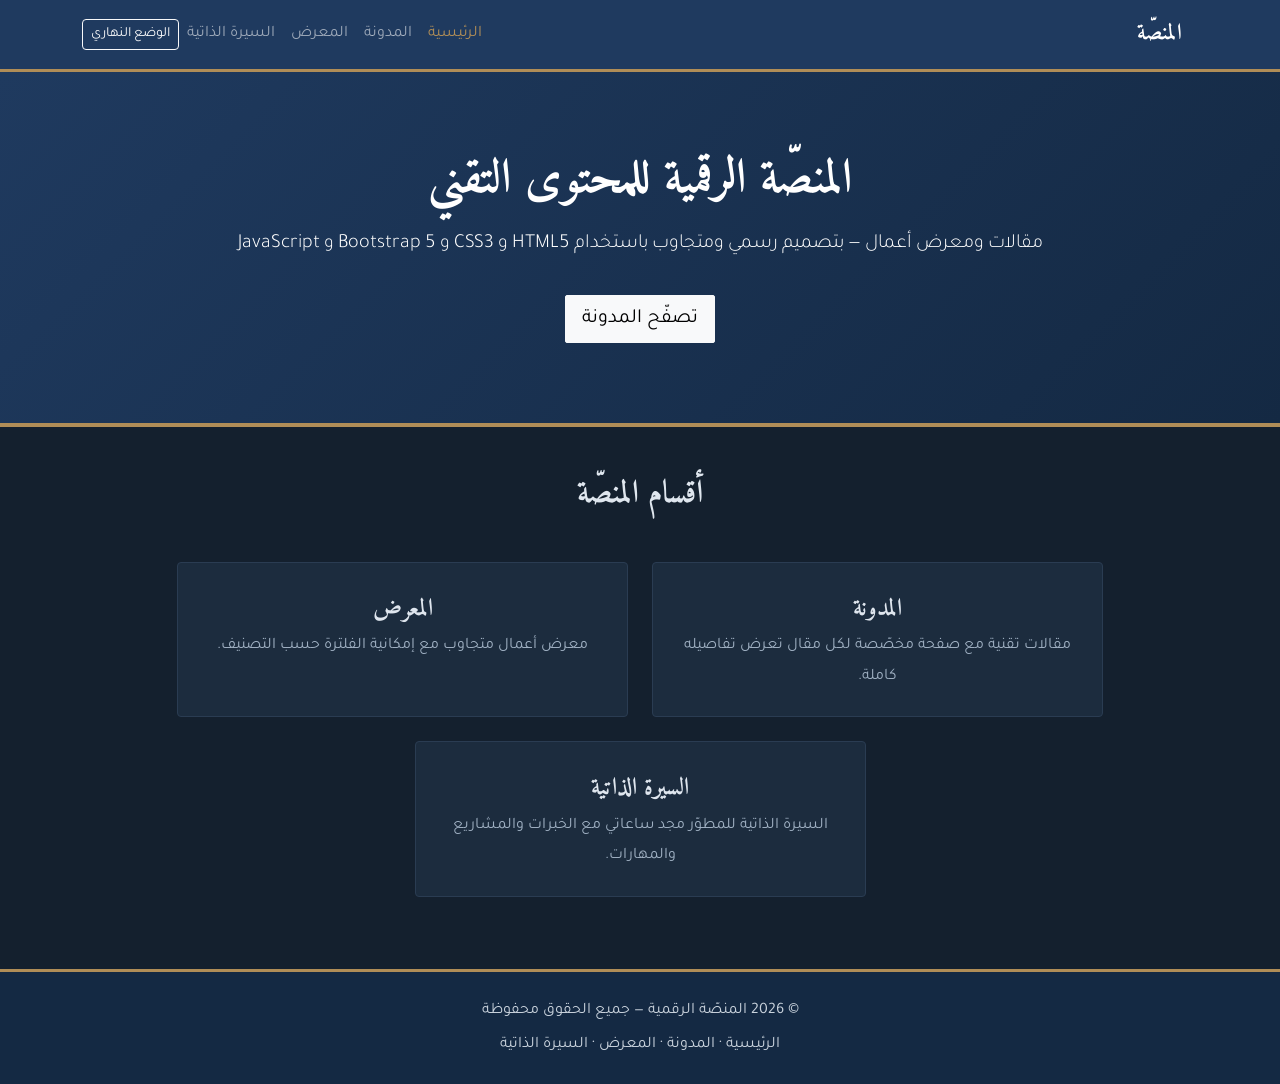
<file: index.html>
<!DOCTYPE html>
<html lang="ar" dir="rtl">
<head>
  <meta charset="UTF-8" />
  <meta name="viewport" content="width=device-width, initial-scale=1.0" />
  <meta name="description" content="الصفحة الرئيسية لمشروع صفحات ويب تفاعلية متجاوبة باستخدام HTML5 و CSS3 و Bootstrap و JavaScript." />
  <title>الرئيسية | مشروع الويب التفاعلي</title>

  <!-- خطوط رسمية -->
  <link rel="preconnect" href="https://fonts.googleapis.com" />
  <link rel="preconnect" href="https://fonts.gstatic.com" crossorigin />
  <link href="https://fonts.googleapis.com/css2?family=Amiri:wght@400;700&family=Tajawal:wght@400;500;700&display=swap" rel="stylesheet" />

  <link href="https://cdn.jsdelivr.net/npm/bootstrap@5.3.3/dist/css/bootstrap.min.css" rel="stylesheet" />
  <link href="css/base.css" rel="stylesheet" />
  <link href="css/home.css" rel="stylesheet" />
</head>
<body class="dark-mode">

  <!-- ===== شريط التنقل ===== -->
  <header>
    <nav class="navbar navbar-expand-lg navbar-dark sticky-top">
      <div class="container">
        <a class="navbar-brand" href="index.html">المنصّة</a>
        <button class="navbar-toggler" type="button" data-bs-toggle="collapse" data-bs-target="#nav" aria-label="فتح القائمة">
          <span class="navbar-toggler-icon"></span>
        </button>
        <div class="collapse navbar-collapse" id="nav">
          <ul class="navbar-nav me-auto mb-2 mb-lg-0">
            <li class="nav-item"><a class="nav-link active" href="index.html">الرئيسية</a></li>
            <li class="nav-item"><a class="nav-link" href="blog.html">المدونة</a></li>
            <li class="nav-item"><a class="nav-link" href="gallery.html">المعرض</a></li>
            <li class="nav-item"><a class="nav-link" href="resume.html">السيرة الذاتية</a></li>
          </ul>
          <button id="darkToggle" class="btn btn-outline-light btn-sm" onclick="toggleDarkMode()">الوضع الليلي</button>
        </div>
      </div>
    </nav>
  </header>

  <main>
    <!-- قسم الهيرو -->
    <section class="hero text-center">
      <div class="container">
        <h1 class="display-5 fw-bold">المنصّة الرقمية للمحتوى التقني</h1>
        <p class="lead mt-3">مقالات ومعرض أعمال — بتصميم رسمي ومتجاوب باستخدام HTML5 و CSS3 و Bootstrap 5 و JavaScript</p>
        <a href="blog.html" class="btn btn-light btn-lg mt-3">تصفّح المدونة</a>
      </div>
    </section>

    <!-- روابط الصفحات -->
    <section class="container py-5">
      <h2 class="text-center mb-5">أقسام المنصّة</h2>
      <div class="row g-4 justify-content-center">

        <div class="col-12 col-md-6 col-lg-5">
          <a href="blog.html" class="page-link-card">
            <div class="card h-100 p-4 text-center">
              <h4 class="mt-2">المدونة</h4>
              <p class="text-muted mb-0">مقالات تقنية مع صفحة مخصّصة لكل مقال تعرض تفاصيله كاملة.</p>
            </div>
          </a>
        </div>

        <div class="col-12 col-md-6 col-lg-5">
          <a href="gallery.html" class="page-link-card">
            <div class="card h-100 p-4 text-center">
              <h4 class="mt-2">المعرض</h4>
              <p class="text-muted mb-0">معرض أعمال متجاوب مع إمكانية الفلترة حسب التصنيف.</p>
            </div>
          </a>
        </div>

        <div class="col-12 col-md-6 col-lg-5">
          <a href="resume.html" class="page-link-card">
            <div class="card h-100 p-4 text-center">
              <h4 class="mt-2">السيرة الذاتية</h4>
              <p class="text-muted mb-0">السيرة الذاتية للمطوّر مجد ساعاتي مع الخبرات والمشاريع والمهارات.</p>
            </div>
          </a>
        </div>

      </div>
    </section>
  </main>

  <footer class="text-center py-4 mt-4">
    <div class="container">
      <p class="mb-1">© 2026 المنصّة الرقمية — جميع الحقوق محفوظة</p>
      <a href="index.html">الرئيسية</a> ·
      <a href="blog.html">المدونة</a> ·
      <a href="gallery.html">المعرض</a> ·
      <a href="resume.html">السيرة الذاتية</a>
    </div>
  </footer>

  <script src="https://cdn.jsdelivr.net/npm/bootstrap@5.3.3/dist/js/bootstrap.bundle.min.js"></script>
  <script src="js/common.js"></script>
</body>
</html>
</file>
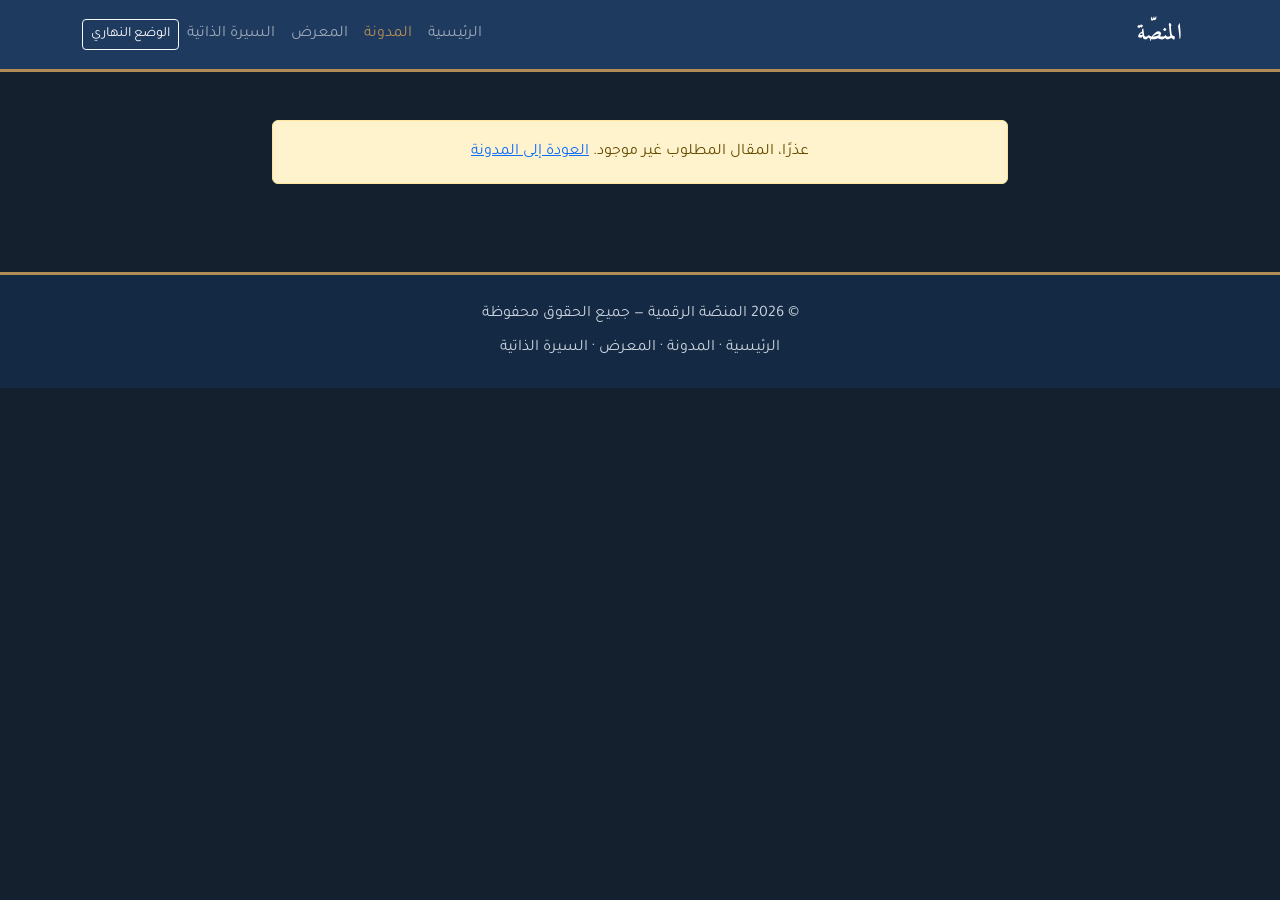
<file: post.html>
<!DOCTYPE html>
<html lang="ar" dir="rtl">
<head>
  <meta charset="UTF-8" />
  <meta name="viewport" content="width=device-width, initial-scale=1.0" />
  <meta name="description" content="صفحة مخصّصة لعرض تفاصيل مقال المدونة كاملًا." />
  <title>المقال | مشروع الويب التفاعلي</title>

  <link rel="preconnect" href="https://fonts.googleapis.com" />
  <link rel="preconnect" href="https://fonts.gstatic.com" crossorigin />
  <link href="https://fonts.googleapis.com/css2?family=Amiri:wght@400;700&family=Tajawal:wght@400;500;700&display=swap" rel="stylesheet" />

  <link href="https://cdn.jsdelivr.net/npm/bootstrap@5.3.3/dist/css/bootstrap.min.css" rel="stylesheet" />
  <link href="css/base.css" rel="stylesheet" />
  <link href="css/post.css" rel="stylesheet" />
</head>
<body class="dark-mode">

  <header>
    <nav class="navbar navbar-expand-lg navbar-dark sticky-top">
      <div class="container">
        <a class="navbar-brand" href="index.html">المنصّة</a>
        <button class="navbar-toggler" type="button" data-bs-toggle="collapse" data-bs-target="#nav" aria-label="فتح القائمة">
          <span class="navbar-toggler-icon"></span>
        </button>
        <div class="collapse navbar-collapse" id="nav">
          <ul class="navbar-nav me-auto mb-2 mb-lg-0">
            <li class="nav-item"><a class="nav-link" href="index.html">الرئيسية</a></li>
            <li class="nav-item"><a class="nav-link active" href="blog.html">المدونة</a></li>
            <li class="nav-item"><a class="nav-link" href="gallery.html">المعرض</a></li>
            <li class="nav-item"><a class="nav-link" href="resume.html">السيرة الذاتية</a></li>
          </ul>
          <button id="darkToggle" class="btn btn-outline-light btn-sm" onclick="toggleDarkMode()">الوضع الليلي</button>
        </div>
      </div>
    </nav>
  </header>

  <main>
    <section class="container py-5">
      <div class="row justify-content-center">
        <div class="col-12 col-lg-8">
          <!-- يُملأ تلقائيًا حسب معرّف المقال في الرابط ?id= -->
          <article id="postContainer"></article>
        </div>
      </div>
    </section>
  </main>

  <footer class="text-center py-4 mt-4">
    <div class="container">
      <p class="mb-1">© 2026 المنصّة الرقمية — جميع الحقوق محفوظة</p>
      <a href="index.html">الرئيسية</a> ·
      <a href="blog.html">المدونة</a> ·
      <a href="gallery.html">المعرض</a> ·
      <a href="resume.html">السيرة الذاتية</a>
    </div>
  </footer>

  <script src="https://cdn.jsdelivr.net/npm/bootstrap@5.3.3/dist/js/bootstrap.bundle.min.js"></script>
  <script src="js/common.js"></script>
  <script src="js/data.js"></script>
  <script src="js/post.js"></script>
</body>
</html>
</file>
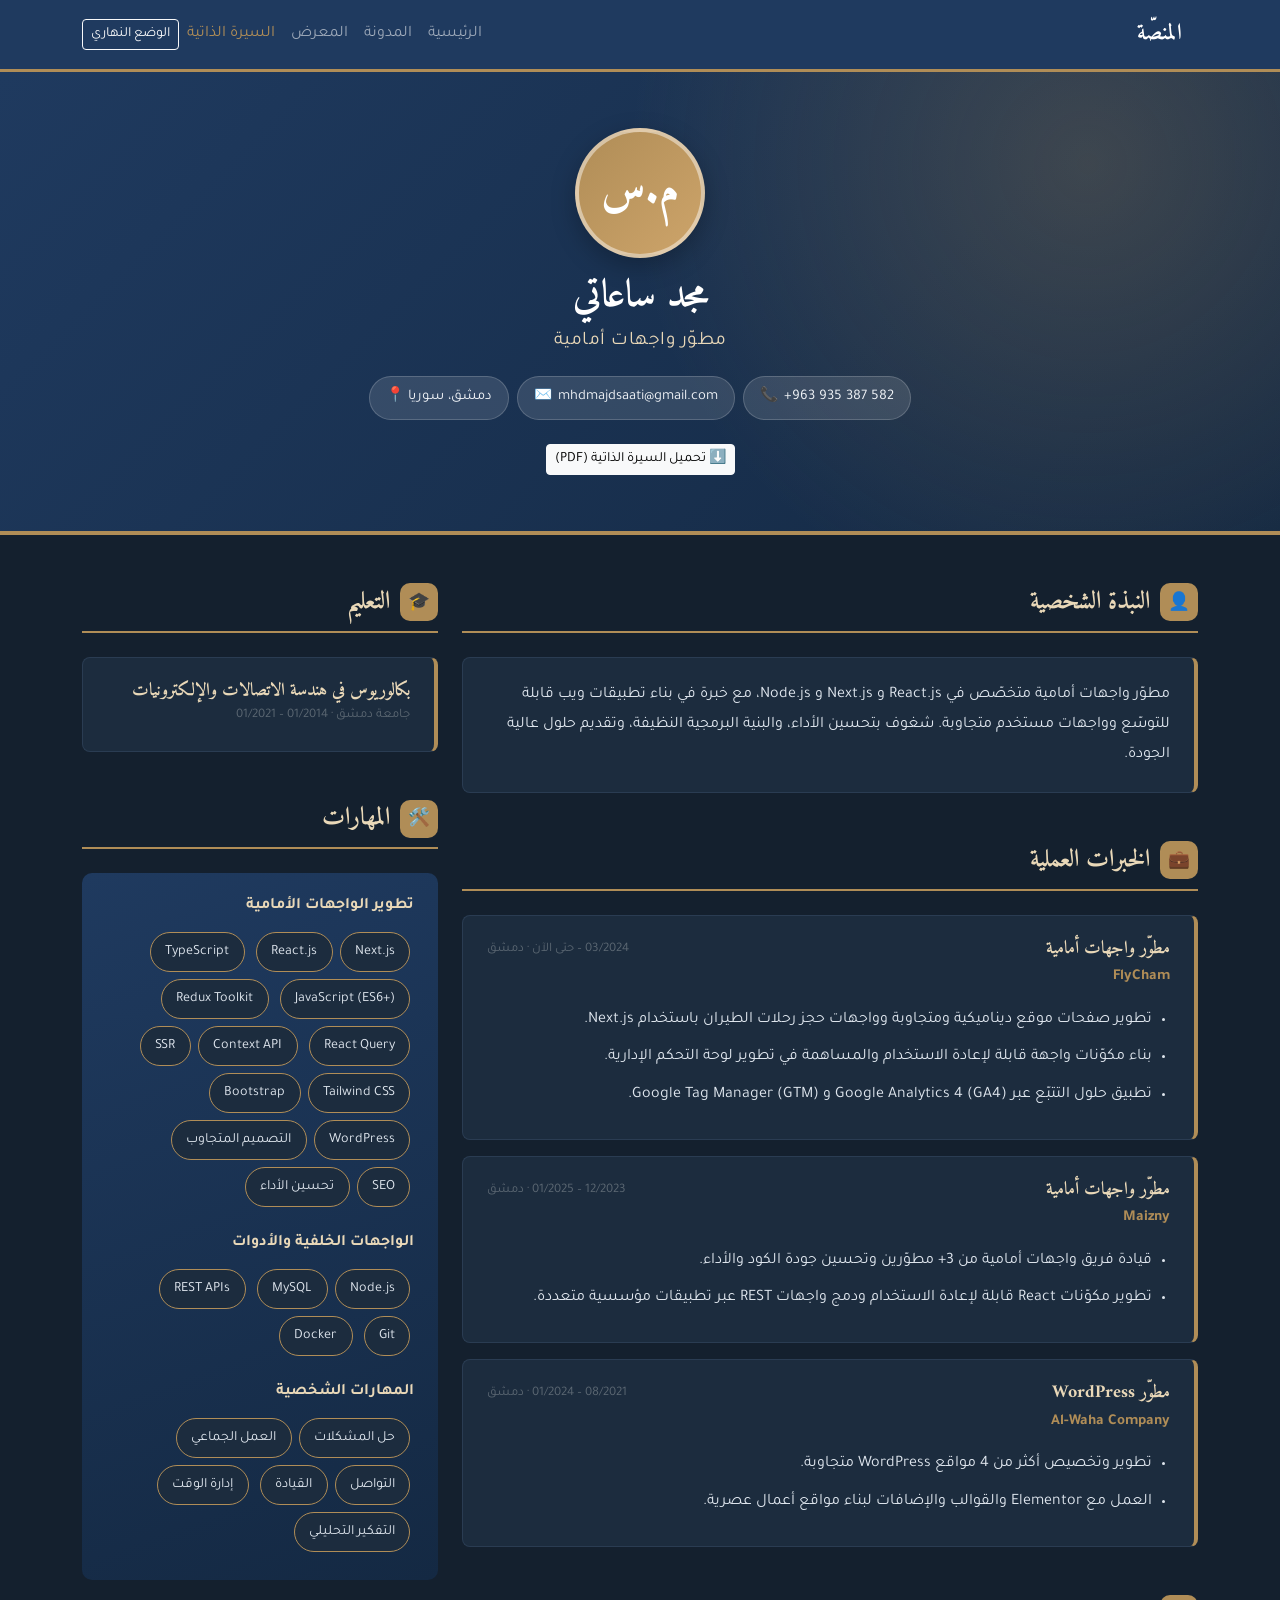
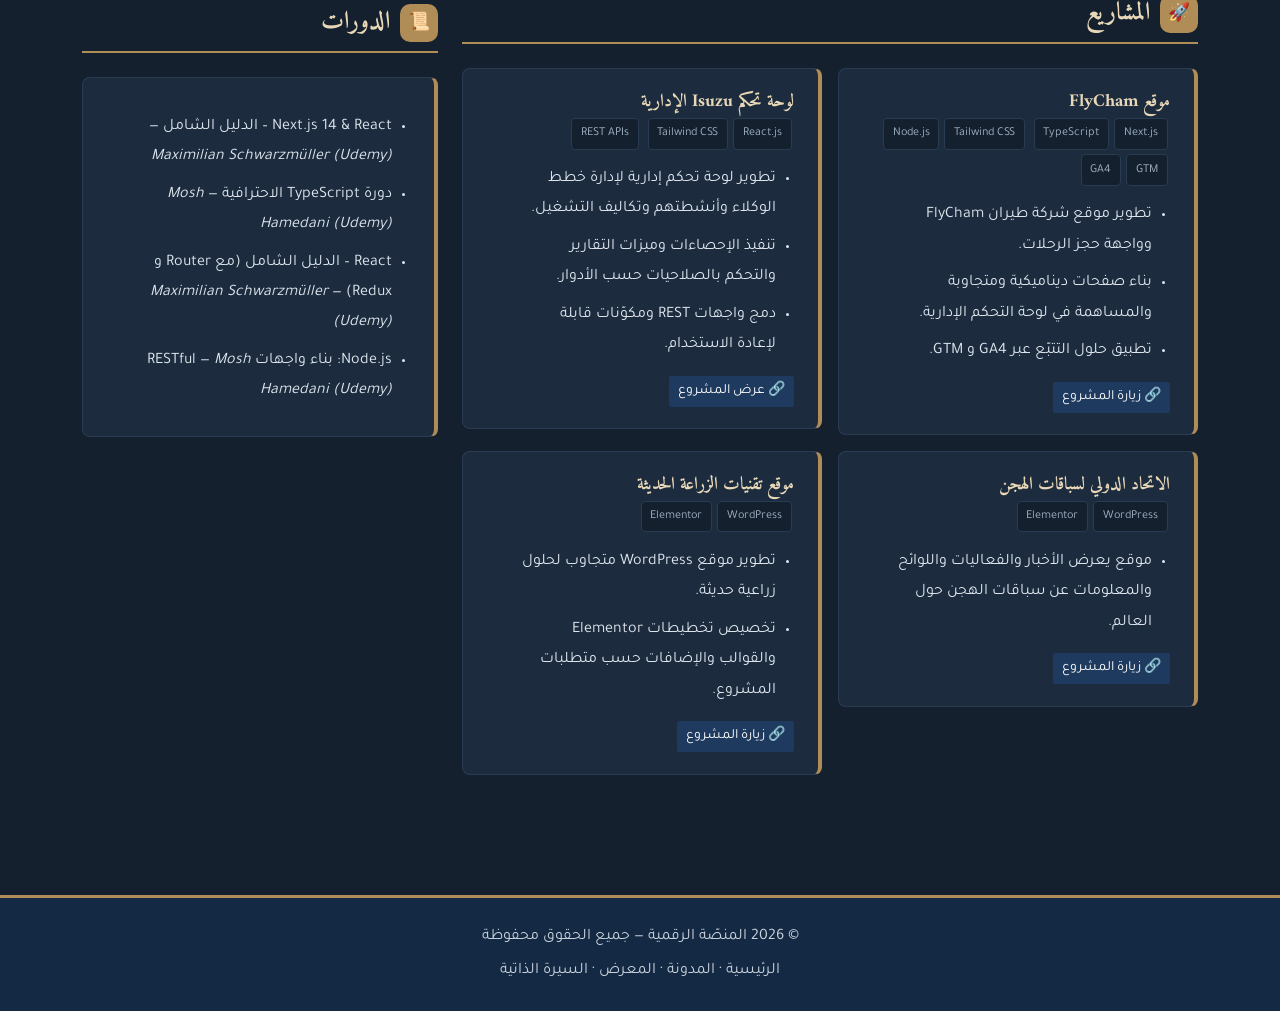
<file: resume.html>
<!DOCTYPE html>
<html lang="ar" dir="rtl">
<head>
  <meta charset="UTF-8" />
  <meta name="viewport" content="width=device-width, initial-scale=1.0" />
  <meta name="description" content="السيرة الذاتية للمطوّر مجد ساعاتي — مطوّر واجهات أمامية متخصّص في React.js و Next.js و Node.js." />
  <title>السيرة الذاتية | مجد ساعاتي</title>

  <link rel="preconnect" href="https://fonts.googleapis.com" />
  <link rel="preconnect" href="https://fonts.gstatic.com" crossorigin />
  <link href="https://fonts.googleapis.com/css2?family=Amiri:wght@400;700&family=Tajawal:wght@400;500;700&display=swap" rel="stylesheet" />

  <link href="https://cdn.jsdelivr.net/npm/bootstrap@5.3.3/dist/css/bootstrap.min.css" rel="stylesheet" />
  <link href="css/base.css" rel="stylesheet" />
  <link href="css/resume.css" rel="stylesheet" />
</head>
<body class="dark-mode">

  <header>
    <nav class="navbar navbar-expand-lg navbar-dark sticky-top no-print">
      <div class="container">
        <a class="navbar-brand" href="index.html">المنصّة</a>
        <button class="navbar-toggler" type="button" data-bs-toggle="collapse" data-bs-target="#nav" aria-label="فتح القائمة">
          <span class="navbar-toggler-icon"></span>
        </button>
        <div class="collapse navbar-collapse" id="nav">
          <ul class="navbar-nav me-auto mb-2 mb-lg-0">
            <li class="nav-item"><a class="nav-link" href="index.html">الرئيسية</a></li>
            <li class="nav-item"><a class="nav-link" href="blog.html">المدونة</a></li>
            <li class="nav-item"><a class="nav-link" href="gallery.html">المعرض</a></li>
            <li class="nav-item"><a class="nav-link active" href="resume.html">السيرة الذاتية</a></li>
          </ul>
          <button id="darkToggle" class="btn btn-outline-light btn-sm" onclick="toggleDarkMode()">الوضع الليلي</button>
        </div>
      </div>
    </nav>
  </header>

  <main>
    <!-- ===== الترويسة ===== -->
    <section class="resume-header text-center">
      <div class="container">
        <div class="resume-avatar mb-3">م.س</div>
        <h1 class="resume-name">مجد ساعاتي</h1>
        <p class="resume-role mb-3">مطوّر واجهات أمامية</p>
        <div class="resume-contact d-flex flex-wrap justify-content-center gap-2">
          <a class="contact-item" href="tel:+963935387582"><span dir="ltr">+963 935 387 582</span> 📞</a>
          <a class="contact-item" href="mailto:mhdmajdsaati@gmail.com"><span dir="ltr">mhdmajdsaati@gmail.com</span> ✉️</a>
          <span class="contact-item">دمشق، سوريا 📍</span>
        </div>
        <a class="btn btn-light btn-sm mt-4 no-print" href="https://drive.google.com/file/d/1m2p_Fry4zmFXlHQHrd0_u-Ps5FQf-8HI/view?usp=sharing" target="_blank" rel="noopener">⬇️ تحميل السيرة الذاتية (PDF)</a>
      </div>
    </section>

    <div class="container py-5">
      <div class="row g-4">

        <!-- ===== العمود الرئيسي ===== -->
        <div class="col-12 col-lg-8">

          <!-- نبذة -->
          <h2 class="section-title"><span class="ico">👤</span> النبذة الشخصية</h2>
          <div class="timeline-card mb-5">
            <p class="mb-0">
              مطوّر واجهات أمامية متخصّص في React.js و Next.js و Node.js، مع خبرة في بناء تطبيقات ويب
              قابلة للتوسّع وواجهات مستخدم متجاوبة. شغوف بتحسين الأداء، والبنية البرمجية النظيفة،
              وتقديم حلول عالية الجودة.
            </p>
          </div>

          <!-- الخبرات -->
          <h2 class="section-title"><span class="ico">💼</span> الخبرات العملية</h2>
          <div class="row g-3 mb-5">
            <div class="col-12">
              <div class="timeline-card">
                <div class="d-flex flex-wrap justify-content-between align-items-start">
                  <div>
                    <h5>مطوّر واجهات أمامية</h5>
                    <span class="timeline-company">FlyCham</span>
                  </div>
                  <span class="timeline-meta">03/2024 – حتى الآن · دمشق</span>
                </div>
                <ul>
                  <li>تطوير صفحات موقع ديناميكية ومتجاوبة وواجهات حجز رحلات الطيران باستخدام Next.js.</li>
                  <li>بناء مكوّنات واجهة قابلة لإعادة الاستخدام والمساهمة في تطوير لوحة التحكم الإدارية.</li>
                  <li>تطبيق حلول التتبّع عبر Google Analytics 4 (GA4) و Google Tag Manager (GTM).</li>
                </ul>
              </div>
            </div>
            <div class="col-12">
              <div class="timeline-card">
                <div class="d-flex flex-wrap justify-content-between align-items-start">
                  <div>
                    <h5>مطوّر واجهات أمامية</h5>
                    <span class="timeline-company">Maizny</span>
                  </div>
                  <span class="timeline-meta">12/2023 – 01/2025 · دمشق</span>
                </div>
                <ul>
                  <li>قيادة فريق واجهات أمامية من 3+ مطوّرين وتحسين جودة الكود والأداء.</li>
                  <li>تطوير مكوّنات React قابلة لإعادة الاستخدام ودمج واجهات REST عبر تطبيقات مؤسسية متعددة.</li>
                </ul>
              </div>
            </div>
            <div class="col-12">
              <div class="timeline-card">
                <div class="d-flex flex-wrap justify-content-between align-items-start">
                  <div>
                    <h5>مطوّر WordPress</h5>
                    <span class="timeline-company">Al-Waha Company</span>
                  </div>
                  <span class="timeline-meta">08/2021 – 01/2024 · دمشق</span>
                </div>
                <ul>
                  <li>تطوير وتخصيص أكثر من 4 مواقع WordPress متجاوبة.</li>
                  <li>العمل مع Elementor والقوالب والإضافات لبناء مواقع أعمال عصرية.</li>
                </ul>
              </div>
            </div>
          </div>

          <!-- المشاريع -->
          <h2 class="section-title"><span class="ico">🚀</span> المشاريع</h2>
          <div class="row g-3 mb-5">
            <div class="col-12 col-md-6">
              <div class="timeline-card">
                <h5>موقع FlyCham</h5>
                <div class="mb-2">
                  <span class="tech-badge">Next.js</span><span class="tech-badge">TypeScript</span>
                  <span class="tech-badge">Tailwind CSS</span><span class="tech-badge">Node.js</span>
                  <span class="tech-badge">GTM</span><span class="tech-badge">GA4</span>
                </div>
                <ul>
                  <li>تطوير موقع شركة طيران FlyCham وواجهة حجز الرحلات.</li>
                  <li>بناء صفحات ديناميكية ومتجاوبة والمساهمة في لوحة التحكم الإدارية.</li>
                  <li>تطبيق حلول التتبّع عبر GA4 و GTM.</li>
                </ul>
                <a class="btn btn-brand btn-sm mt-2" href="https://flycham.com/" target="_blank" rel="noopener">🔗 زيارة المشروع</a>
              </div>
            </div>
            <div class="col-12 col-md-6">
              <div class="timeline-card">
                <h5>لوحة تحكم Isuzu الإدارية</h5>
                <div class="mb-2">
                  <span class="tech-badge">React.js</span><span class="tech-badge">Tailwind CSS</span>
                  <span class="tech-badge">REST APIs</span>
                </div>
                <ul>
                  <li>تطوير لوحة تحكم إدارية لإدارة خطط الوكلاء وأنشطتهم وتكاليف التشغيل.</li>
                  <li>تنفيذ الإحصاءات وميزات التقارير والتحكم بالصلاحيات حسب الأدوار.</li>
                  <li>دمج واجهات REST ومكوّنات قابلة لإعادة الاستخدام.</li>
                </ul>
                <a class="btn btn-brand btn-sm mt-2" href="https://drive.google.com/file/d/10Ii8nUuK-YLp2sVcLsQ1dkOrjTuKWFzE/view?usp=sharing" target="_blank" rel="noopener">🔗 عرض المشروع</a>
              </div>
            </div>
            <div class="col-12 col-md-6">
              <div class="timeline-card">
                <h5>الاتحاد الدولي لسباقات الهجن</h5>
                <div class="mb-2">
                  <span class="tech-badge">WordPress</span><span class="tech-badge">Elementor</span>
                </div>
                <ul>
                  <li>موقع يعرض الأخبار والفعاليات واللوائح والمعلومات عن سباقات الهجن حول العالم.</li>
                </ul>
                <a class="btn btn-brand btn-sm mt-2" href="https://scrf.com.sa/" target="_blank" rel="noopener">🔗 زيارة المشروع</a>
              </div>
            </div>
            <div class="col-12 col-md-6">
              <div class="timeline-card">
                <h5>موقع تقنيات الزراعة الحديثة</h5>
                <div class="mb-2">
                  <span class="tech-badge">WordPress</span><span class="tech-badge">Elementor</span>
                </div>
                <ul>
                  <li>تطوير موقع WordPress متجاوب لحلول زراعية حديثة.</li>
                  <li>تخصيص تخطيطات Elementor والقوالب والإضافات حسب متطلبات المشروع.</li>
                </ul>
                <a class="btn btn-brand btn-sm mt-2" href="https://modernagritec.com/" target="_blank" rel="noopener">🔗 زيارة المشروع</a>
              </div>
            </div>
          </div>

        </div>

        <!-- ===== العمود الجانبي ===== -->
        <div class="col-12 col-lg-4">

          <!-- التعليم -->
          <h2 class="section-title"><span class="ico">🎓</span> التعليم</h2>
          <div class="timeline-card mb-5">
            <h5>بكالوريوس في هندسة الاتصالات والإلكترونيات</h5>
            <div class="timeline-meta">جامعة دمشق · 01/2014 – 01/2021</div>
          </div>

          <!-- المهارات -->
          <h2 class="section-title"><span class="ico">🛠️</span> المهارات</h2>
          <div class="side-card mb-4">
            <div class="skill-group mb-4">
              <h6>تطوير الواجهات الأمامية</h6>
              <span class="skill-tag">Next.js</span><span class="skill-tag">React.js</span>
              <span class="skill-tag">TypeScript</span><span class="skill-tag">JavaScript (ES6+)</span>
              <span class="skill-tag">Redux Toolkit</span><span class="skill-tag">React Query</span>
              <span class="skill-tag">Context API</span><span class="skill-tag">SSR</span>
              <span class="skill-tag">Tailwind CSS</span><span class="skill-tag">Bootstrap</span>
              <span class="skill-tag">WordPress</span><span class="skill-tag">التصميم المتجاوب</span>
              <span class="skill-tag">SEO</span><span class="skill-tag">تحسين الأداء</span>
            </div>
            <div class="skill-group mb-4">
              <h6>الواجهات الخلفية والأدوات</h6>
              <span class="skill-tag">Node.js</span><span class="skill-tag">MySQL</span>
              <span class="skill-tag">REST APIs</span><span class="skill-tag">Git</span>
              <span class="skill-tag">Docker</span>
            </div>
            <div class="skill-group">
              <h6>المهارات الشخصية</h6>
              <span class="skill-tag">حل المشكلات</span><span class="skill-tag">العمل الجماعي</span>
              <span class="skill-tag">التواصل</span><span class="skill-tag">القيادة</span>
              <span class="skill-tag">إدارة الوقت</span><span class="skill-tag">التفكير التحليلي</span>
            </div>
          </div>

          <!-- الدورات -->
          <h2 class="section-title"><span class="ico">📜</span> الدورات</h2>
          <div class="timeline-card">
            <ul>
              <li>Next.js 14 &amp; React – الدليل الشامل — <em>Maximilian Schwarzmüller (Udemy)</em></li>
              <li>دورة TypeScript الاحترافية — <em>Mosh Hamedani (Udemy)</em></li>
              <li>React – الدليل الشامل (مع Router و Redux) — <em>Maximilian Schwarzmüller (Udemy)</em></li>
              <li>Node.js: بناء واجهات RESTful — <em>Mosh Hamedani (Udemy)</em></li>
            </ul>
          </div>

        </div>
      </div>
    </div>
  </main>

  <footer class="text-center py-4 mt-4 no-print">
    <div class="container">
      <p class="mb-1">© 2026 المنصّة الرقمية — جميع الحقوق محفوظة</p>
      <a href="index.html">الرئيسية</a> ·
      <a href="blog.html">المدونة</a> ·
      <a href="gallery.html">المعرض</a> ·
      <a href="resume.html">السيرة الذاتية</a>
    </div>
  </footer>

  <script src="https://cdn.jsdelivr.net/npm/bootstrap@5.3.3/dist/js/bootstrap.bundle.min.js"></script>
  <script src="js/common.js"></script>
  <script src="js/resume.js"></script>
</body>
</html>
</file>
<file: css/base.css>
/* ============================================
   base.css — تنسيقات مشتركة بين جميع الصفحات
   (المتغيرات، الخطوط، التنقل، الأزرار، البطاقات،
    الفوتر، الوضع الليلي)
   ============================================ */

:root {
  --brand: #1f3a5f;        /* كحلي رسمي */
  --brand-dark: #142943;
  --accent: #b08d57;       /* ذهبي هادئ */
  --bg-soft: #f4f5f7;
  --text-main: #1c2733;
  --text-soft: #5b6772;
  --border-soft: #e2e6ea;
}

/* ---- الخطوط الرسمية ---- */
body {
  font-family: "Tajawal", "Segoe UI", Tahoma, sans-serif;
  background-color: var(--bg-soft);
  color: var(--text-main);
  line-height: 1.9;
  transition: background-color 0.3s ease, color 0.3s ease;
}

h1, h2, h3, h4, h5, .navbar-brand, .post-title {
  font-family: "Amiri", "Tajawal", serif;
  font-weight: 700;
}

/* ---- شريط التنقل ---- */
.navbar {
  background-color: var(--brand) !important;
  border-bottom: 3px solid var(--accent);
}
.navbar-brand {
  letter-spacing: 0.5px;
  font-size: 1.4rem;
}
.nav-link.active {
  color: var(--accent) !important;
}

/* ---- الأزرار ---- */
.btn-brand {
  background-color: var(--brand);
  border-color: var(--brand);
  color: #fff;
  border-radius: 2px;
}
.btn-brand:hover {
  background-color: var(--brand-dark);
  border-color: var(--brand-dark);
  color: #fff;
}

/* ---- البطاقات (مشتركة) ---- */
.card {
  border: 1px solid var(--border-soft);
  border-radius: 4px;
  overflow: hidden;
  transition: box-shadow 0.25s ease, transform 0.25s ease;
}
.card:hover {
  transform: translateY(-4px);
  box-shadow: 0 10px 24px rgba(31, 58, 95, 0.12);
}
.card-img-top {
  height: 200px;
  object-fit: cover;
}
.card-date {
  font-size: 0.85rem;
  color: var(--text-soft);
}

/* وسم التصنيف */
.badge-cat {
  background-color: var(--accent);
  color: #fff;
  font-weight: 600;
  border-radius: 2px;
  padding: 0.4em 0.8em;
}

/* ---- الفوتر ---- */
footer {
  background-color: var(--brand-dark);
  color: #c9d2dc;
  border-top: 3px solid var(--accent);
}
footer a {
  color: #c9d2dc;
  text-decoration: none;
}
footer a:hover {
  color: #fff;
}

/* ============================================
   الوضع الليلي (مشترك)
   ============================================ */
body.dark-mode {
  background-color: #14202e;
  color: #dfe6ee;
}
body.dark-mode .card {
  background-color: #1c2c3e;
  color: #dfe6ee;
  border-color: #2a3c52;
}
body.dark-mode .card-date,
body.dark-mode .text-muted {
  color: #9fb0c2 !important;
}
body.dark-mode .bg-light {
  background-color: #1c2c3e !important;
}
</file>
<file: css/home.css>
/* ============================================
   home.css — تنسيقات خاصة بالصفحة الرئيسية
   ============================================ */

/* قسم الهيرو الرسمي */
.hero {
  background-color: var(--brand);
  background-image: linear-gradient(135deg, var(--brand) 0%, var(--brand-dark) 100%);
  color: #fff;
  padding: 5rem 1rem;
  border-bottom: 4px solid var(--accent);
}
.hero .btn-light {
  border-radius: 2px;
}

/* بطاقات روابط الأقسام */
.page-link-card {
  display: block;
  text-decoration: none;
  color: inherit;
  height: 100%;
}

/* استجابة */
@media (max-width: 576px) {
  .hero {
    padding: 3rem 1rem;
  }
}
</file>
<file: css/post.css>
/* ============================================
   post.css — تنسيقات خاصة بصفحة المقال المفرد
   ============================================ */

.post-title {
  color: var(--brand);
  margin-bottom: 0.5rem;
}
.post-paragraph {
  font-size: 1.08rem;
  text-align: justify;
  margin-bottom: 1.2rem;
}
.breadcrumb {
  background: transparent;
  padding: 0;
}
.breadcrumb-item a {
  color: var(--brand);
  text-decoration: none;
}

/* الوضع الليلي */
body.dark-mode .post-title {
  color: #e9d8b8;
}
</file>
<file: css/resume.css>
/* ============================================
   resume.css — تنسيقات خاصة بصفحة السيرة الذاتية
   ============================================ */

/* ===== الترويسة ===== */
.resume-header {
  background-image:
    radial-gradient(circle at 85% 20%, rgba(176, 141, 87, 0.25), transparent 40%),
    linear-gradient(135deg, var(--brand) 0%, var(--brand-dark) 100%);
  color: #fff;
  border-bottom: 4px solid var(--accent);
  padding: 3.5rem 1rem;
}
.resume-avatar {
  width: 130px;
  height: 130px;
  border-radius: 50%;
  background: linear-gradient(135deg, var(--accent), #cda46a);
  color: #fff;
  display: flex;
  align-items: center;
  justify-content: center;
  font-size: 2.8rem;
  font-weight: 700;
  font-family: "Amiri", serif;
  border: 4px solid rgba(255, 255, 255, 0.45);
  box-shadow: 0 8px 24px rgba(0, 0, 0, 0.25);
  margin: 0 auto;
}
.resume-name {
  font-size: 2.4rem;
  margin-bottom: 0.25rem;
}
.resume-role {
  color: #e9d8b8;
  font-size: 1.2rem;
  letter-spacing: 0.5px;
}

/* شريط التواصل */
.resume-contact .contact-item {
  display: inline-flex;
  align-items: center;
  gap: 0.4rem;
  background: rgba(255, 255, 255, 0.12);
  border: 1px solid rgba(255, 255, 255, 0.18);
  border-radius: 30px;
  padding: 0.45rem 1rem;
  color: #f1f4f8;
  text-decoration: none;
  font-size: 0.92rem;
  transition: background 0.2s ease;
}
.resume-contact .contact-item:hover {
  background: rgba(255, 255, 255, 0.22);
  color: #fff;
}

/* ===== عناوين الأقسام ===== */
.section-title {
  color: var(--brand);
  font-size: 1.55rem;
  display: flex;
  align-items: center;
  gap: 0.6rem;
  padding-bottom: 0.6rem;
  margin-bottom: 1.5rem;
  border-bottom: 2px solid var(--accent);
}
.section-title .ico {
  display: inline-flex;
  align-items: center;
  justify-content: center;
  width: 38px;
  height: 38px;
  border-radius: 10px;
  background: var(--brand);
  color: #fff;
  font-size: 1.1rem;
  flex-shrink: 0;
}

/* ===== البطاقات (خبرة / مشروع / تعليم) ===== */
.timeline-card {
  position: relative;
  background: #fff;
  border: 1px solid var(--border-soft);
  border-right: 4px solid var(--accent);
  border-radius: 8px;
  padding: 1.35rem 1.5rem;
  height: auto;            /* ارتفاع مناسب لمحتوى كل بطاقة */
  transition: transform 0.2s ease, box-shadow 0.2s ease;
}
.timeline-card:hover {
  transform: translateY(-3px);
  box-shadow: 0 10px 24px rgba(31, 58, 95, 0.12);
}
.timeline-card h5 {
  color: var(--brand);
  margin-bottom: 0.2rem;
  font-size: 1.12rem;
}
.timeline-company {
  color: var(--accent);
  font-weight: 600;
  font-size: 0.95rem;
}
.timeline-meta {
  font-size: 0.82rem;
  color: var(--text-soft);
}
.timeline-card ul {
  padding-inline-start: 1.1rem;
  margin: 0.75rem 0 0;
}
.timeline-card ul li {
  margin-bottom: 0.45rem;
}

/* ===== وسوم المهارات ===== */
.skill-group h6 {
  color: var(--brand);
  font-weight: 700;
  margin-bottom: 0.75rem;
}
.skill-tag {
  display: inline-block;
  background-color: #fff;
  border: 1px solid var(--brand);
  color: var(--brand);
  border-radius: 20px;
  padding: 0.35rem 0.9rem;
  margin: 0.22rem;
  font-size: 0.88rem;
  transition: background-color 0.2s ease, color 0.2s ease, transform 0.2s ease;
}
.skill-tag:hover {
  background-color: var(--brand);
  color: #fff;
  transform: translateY(-2px);
}

/* وسوم المكدّس التقني للمشاريع */
.tech-badge {
  display: inline-block;
  background-color: var(--bg-soft);
  color: var(--text-soft);
  border: 1px solid var(--border-soft);
  border-radius: 4px;
  padding: 0.2rem 0.55rem;
  margin: 0.15rem;
  font-size: 0.76rem;
}

/* بطاقة جانبية ملوّنة */
.side-card {
  background: var(--brand);
  background-image: linear-gradient(160deg, var(--brand), var(--brand-dark));
  color: #fff;
  border-radius: 10px;
  padding: 1.5rem;
}
.side-card .skill-tag {
  background: rgba(255, 255, 255, 0.1);
  border-color: rgba(255, 255, 255, 0.35);
  color: #fff;
}
.side-card .skill-tag:hover {
  background: var(--accent);
  border-color: var(--accent);
}
.side-card h6 { color: #e9d8b8; }

/* ===== الطباعة ===== */
@media print {
  .navbar, footer, .no-print { display: none !important; }
  body { background: #fff !important; color: #000 !important; }
  .timeline-card, .side-card { box-shadow: none !important; }
}

/* ===== الوضع الليلي ===== */
body.dark-mode .timeline-card {
  background-color: #1c2c3e;
  border-color: #2a3c52;
  border-right-color: var(--accent);
}
body.dark-mode .timeline-card h5 { color: #e9d8b8; }
body.dark-mode .section-title { color: #e9d8b8; }
body.dark-mode .section-title .ico { background: var(--accent); }
body.dark-mode .skill-group h6 { color: #e9d8b8; }
body.dark-mode .skill-tag {
  background-color: #1c2c3e;
  border-color: var(--accent);
  color: #dfe6ee;
}
body.dark-mode .skill-tag:hover {
  background-color: var(--accent);
  color: #fff;
}
body.dark-mode .tech-badge {
  background-color: #14202e;
  border-color: #2a3c52;
  color: #9fb0c2;
}

/* ===== استجابة ===== */
@media (max-width: 576px) {
  .resume-name { font-size: 1.8rem; }
  .resume-avatar { width: 100px; height: 100px; font-size: 2.2rem; }
  .section-title { font-size: 1.3rem; }
}
</file>
